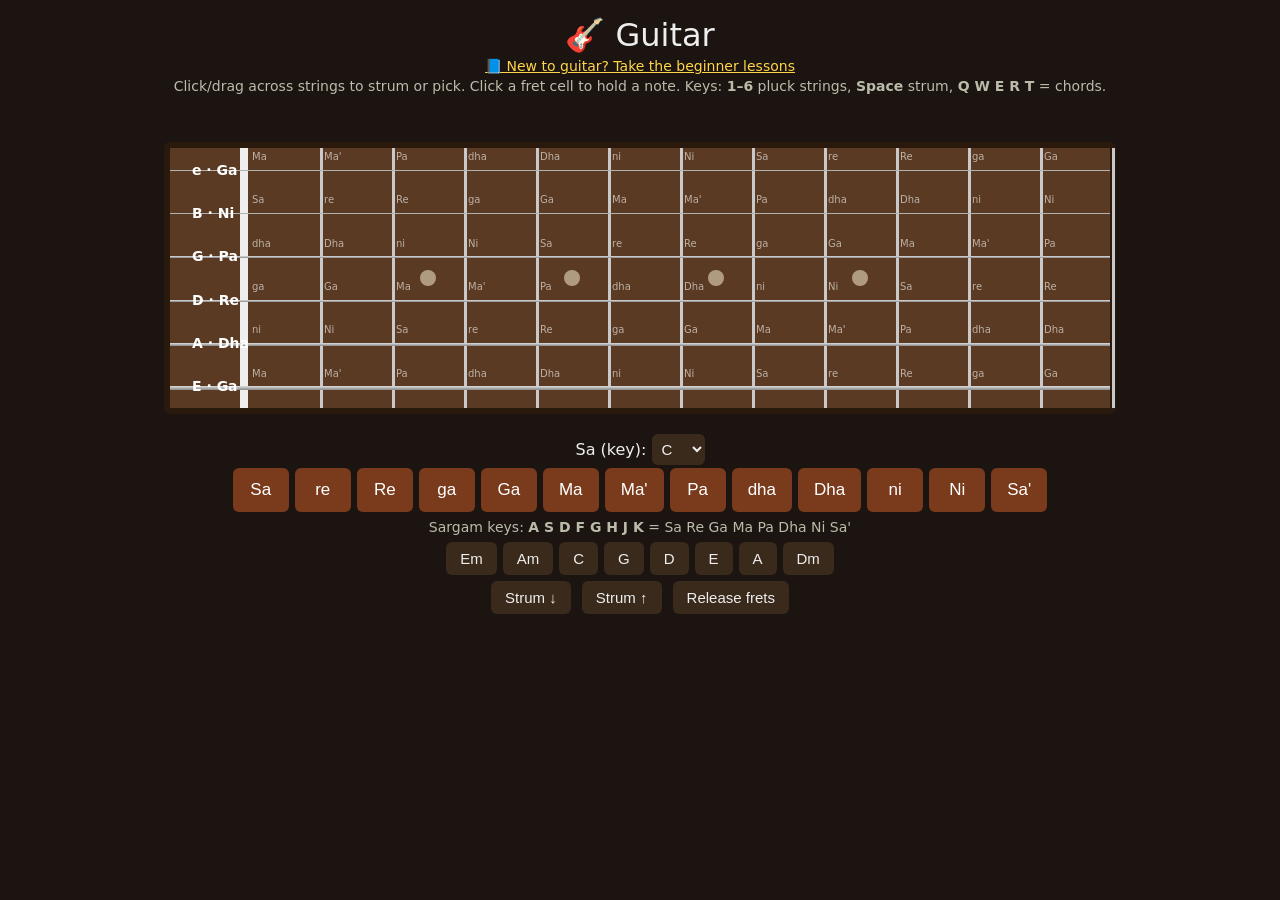
<file: index.html>
<!DOCTYPE html>
<html lang="en">
<head>
<meta charset="utf-8">
<title>Guitar</title>
<meta name="viewport" content="width=device-width, initial-scale=1">
<style>
  body { margin: 0; background: #1b1410; color: #eee; font-family: system-ui, sans-serif; text-align: center; }
  h1 { margin: 16px 0 4px; font-weight: 500; }
  p { margin: 4px; color: #bba; font-size: 14px; }
  #board { position: relative; margin: 20px auto; width: 940px; height: 260px; background: #5a3a22;
           border: 6px solid #2a1a0e; border-radius: 6px; user-select: none; touch-action: none; }
  .fret { position: absolute; top: 0; bottom: 0; width: 3px; background: #c9c9c9; }
  .nut { position: absolute; top: 0; bottom: 0; left: 70px; width: 8px; background: #eee; }
  .dot { position: absolute; width: 16px; height: 16px; border-radius: 50%; background: #e8dcc0; opacity: .6; top: 122px; }
  .string { position: absolute; left: 0; right: 0; cursor: pointer; }
  .string i { position: absolute; left: 0; right: 0; top: 50%; background: linear-gradient(#ddd, #888); }
  .string.on i { background: #ffd54a; box-shadow: 0 0 8px #ffd54a; }
  .string b { position: absolute; left: 22px; top: 50%; transform: translateY(-50%); font-size: 14px; color: #fff; pointer-events: none; }
  .cell { position: absolute; top: 0; height: 100%; }
  .cell:hover { background: rgba(255,255,255,.12); }
  .cell.lit { background: rgba(255,213,74,.7); box-shadow: inset 0 0 10px #ffd54a; }
  .cell.held { background: rgba(255,213,74,.35); }
  #chords button, #ctl button { margin: 3px; padding: 8px 14px; border: 0; border-radius: 6px; background: #3a2a1c; color: #eee; cursor: pointer; font-size: 15px; }
  #chords button:hover, #ctl button:hover { background: #5a4028; }
  #note { height: 24px; color: #ffd54a; font-size: 18px; }
  .cell span { position: absolute; left: 4px; top: 3px; font-size: 10px; color: rgba(255,255,255,.6); pointer-events: none; }
  #sargam button { margin: 3px; padding: 12px 16px; border: 0; border-radius: 6px; background: #7a3b1d; color: #fff; cursor: pointer; font-size: 17px; min-width: 56px; }
  #sargam button:hover, #sargam button.on { background: #d9822b; }
  #sargam button small { display: block; font-size: 10px; opacity: .7; }
  select { padding: 6px; border-radius: 6px; background: #3a2a1c; color: #eee; border: 0; font-size: 15px; }
</style>
</head>
<body>
<h1>🎸 Guitar</h1>
<p><a href="learn/index.html" style="color:#ffd54a">📘 New to guitar? Take the beginner lessons</a></p>
<p>Click/drag across strings to strum or pick. Click a fret cell to hold a note. Keys: <b>1–6</b> pluck strings, <b>Space</b> strum, <b>Q W E R T</b> = chords.</p>
<div id="note"></div>
<div id="board"></div>
<div><label>Sa (key): <select id="sa"></select></label></div>
<div id="sargam"></div>
<p>Sargam keys: <b>A S D F G H J K</b> = Sa Re Ga Ma Pa Dha Ni Sa'</p>
<div id="chords"></div>
<div id="ctl">
  <button id="strumDown">Strum ↓</button>
  <button id="strumUp">Strum ↑</button>
  <button id="clear">Release frets</button>
</div>
<script>
const ac = new (window.AudioContext || window.webkitAudioContext)();
const OPEN = [64, 59, 55, 50, 45, 40];           // high e → low E (MIDI)
const NAMES = ['e', 'B', 'G', 'D', 'A', 'E'];
const NOTE = ['C','C#','D','D#','E','F','F#','G','G#','A','A#','B'];
const FRETS = 12, NUT_X = 78, FRET_W = 72, STR_H = 260 / 6;
const frets = [0,0,0,0,0,0];                     // currently held fret per string
const CHORDS = {                                 // low E → high e fret, -1 = muted
  Em: [0,2,2,0,0,0], Am: [-1,0,2,2,1,0], C: [-1,3,2,0,1,0], G: [3,2,0,0,0,3],
  D: [-1,-1,0,2,3,2], E: [0,2,2,1,0,0], A: [-1,0,2,2,2,0], Dm: [-1,-1,0,2,3,1]
};
const CHORD_KEYS = { q:'Em', w:'Am', e:'C', r:'G', t:'D' };

const board = document.getElementById('board');
const strEls = [], cellEls = [];
const nut = Object.assign(document.createElement('div'), { className: 'nut' });
board.appendChild(nut);
for (let f = 1; f <= FRETS; f++) {
  const d = document.createElement('div');
  d.className = 'fret'; d.style.left = NUT_X + f * FRET_W + 'px';
  board.appendChild(d);
}
[3,5,7,9].forEach(f => {
  const d = document.createElement('div'); d.className = 'dot';
  d.style.left = NUT_X + (f - .5) * FRET_W - 8 + 'px'; board.appendChild(d);
});
for (let s = 0; s < 6; s++) {
  cellEls[s] = [];
  for (let f = 1; f <= FRETS; f++) {
    const c = document.createElement('div');
    c.className = 'cell';
    c.style.left = NUT_X + (f - 1) * FRET_W + 'px'; c.style.width = FRET_W + 'px';
    c.style.top = s * STR_H + 'px'; c.style.height = STR_H + 'px';
    c.onmousedown = e => { e.stopPropagation(); toggleFret(s, f); pluck(s); };
    c.innerHTML = '<span></span>';
    board.appendChild(c); cellEls[s][f] = c;
  }
  const el = document.createElement('div');
  el.className = 'string'; el.style.top = s * STR_H + 'px'; el.style.height = STR_H + 'px';
  el.innerHTML = `<i style="height:${1 + s * .5}px"></i><b>${NAMES[s]}</b>`;
  el.style.pointerEvents = 'none';
  board.appendChild(el); strEls[s] = el;
}

function toggleFret(s, f) { frets[s] = frets[s] === f ? 0 : f; refresh(); }
function refresh() {
  cellEls.forEach((row, s) => row.forEach((c, f) => c.classList.toggle('held', frets[s] === f)));
}

// ---- Sargam ----
const SARGAM = ['Sa','re','Re','ga','Ga','Ma',"Ma'",'Pa','dha','Dha','ni','Ni'];
let saPc = 0;                                     // pitch class of Sa (0 = C)
const sargamOf = m => SARGAM[(((m - saPc) % 12) + 12) % 12];
const saSel = document.getElementById('sa');
NOTE.forEach((n, i) => saSel.add(new Option(n, i)));
saSel.onchange = () => { saPc = +saSel.value; labelFrets(); };
function labelFrets() {
  cellEls.forEach((row, s) => row.forEach((c, f) => c.firstChild.textContent = sargamOf(OPEN[s] + f)));
  strEls.forEach((el, s) => el.querySelector('b').textContent = NAMES[s] + ' · ' + sargamOf(OPEN[s]));
}
const sargamDiv = document.getElementById('sargam');
const sargamBtns = SARGAM.map((n, i) => {
  const b = document.createElement('button');
  b.innerHTML = n + '<small>' + (i + 1) + '</small>'; b.querySelector('small').textContent = '';
  b.onmousedown = () => playMidi(60 + saPc + i, 0, true);
  sargamDiv.appendChild(b); return b;
});
{
  const b = document.createElement('button');
  b.textContent = "Sa'"; b.onmousedown = () => playMidi(72 + saPc, 0, true);
  sargamDiv.appendChild(b);
}
const SARGAM_KEYS ={ a: 0, s: 2, d: 4, f: 5, g: 7, h: 9, j: 11, k: 12 };

// ---- Audio chain: body resonances -> compressor -> out, plus light room reverb ----
const input = ac.createGain();
let tail = input;
[[100, 5, 1.2], [230, 4, 1.5], [1100, -2, 1], [2800, 3, 1]].forEach(([f, gain, q]) => {
  const biq = ac.createBiquadFilter(); biq.type = 'peaking'; biq.frequency.value = f; biq.gain.value = gain; biq.Q.value = q;
  tail.connect(biq); tail = biq;
});
const comp = ac.createDynamicsCompressor(); comp.threshold.value = -18; comp.ratio.value = 3;
tail.connect(comp); comp.connect(ac.destination);
const verb = ac.createConvolver();
{
  const len = ac.sampleRate * 1.8, ir = ac.createBuffer(2, len, ac.sampleRate);
  for (let c = 0; c < 2; c++) {
    const d = ir.getChannelData(c);
    for (let i = 0; i < len; i++) d[i] = (Math.random() * 2 - 1) * Math.pow(1 - i / len, 3);
  }
  verb.buffer = ir;
}
const wet = ac.createGain(); wet.gain.value = .22;
tail.connect(verb); verb.connect(wet); wet.connect(ac.destination);

// Karplus-Strong with fractional-delay tuning, pick-position comb and per-pitch decay
function synth(freq, vel = 1) {
  const sr = ac.sampleRate, dur = 4;
  const D = sr / freq - 0.5, N = Math.floor(D), fr = D - N, a = (1 - fr) / (1 + fr);
  const ring = new Float32Array(N);
  const noise = new Float32Array(N);
  let sm = 0;
  for (let i = 0; i < N; i++) { sm += 0.55 * ((Math.random() * 2 - 1) - sm); noise[i] = sm; }   // softened pick noise
  const off = Math.max(1, Math.round(N * 0.17));
  for (let i = 0; i < N; i++) ring[i] = (noise[i] - noise[(i + off) % N]) * vel;               // pick position
  const g = Math.pow(0.001, 1 / (freq * 3.2));
  const buf = ac.createBuffer(1, sr * dur, sr), out = buf.getChannelData(0);
  let p = 0, prev = 0, ax = 0, ay = 0;
  for (let i = 0; i < out.length; i++) {
    const s = ring[p];
    const lp = 0.5 * (s + prev); prev = s;
    const y = a * lp + ax - a * ay; ax = lp; ay = y;
    ring[p] = y * g;
    p = (p + 1) % N;
    out[i] = y;
  }
  let peak = 0; for (let i = 0; i < 20000; i++) peak = Math.max(peak, Math.abs(out[i]));
  const k = 0.7 / (peak || 1);
  for (let i = 0; i < out.length; i++) out[i] *= k;
  return buf;
}
const cache = new Map();
function lightNote(midi) {
  OPEN.forEach((open, s) => {
    const f = midi - open;
    if (f < 0 || f > FRETS) return;
    if (f === 0) { flash(s, 0); return; }
    const c = cellEls[s][f];
    c.classList.add('lit');
    setTimeout(() => c.classList.remove('lit'), 600);
  });
}
function playMidi(midi, when = 0, light = false) {
  if (light) lightNote(midi);
  if (ac.state === 'suspended') ac.resume();
  const freq = 440 * Math.pow(2, (midi - 69) / 12);
  const vel = 0.85 + Math.random() * 0.15;
  const src = ac.createBufferSource(); src.buffer = synth(freq, vel);
  const env = ac.createGain(), t = ac.currentTime + when;
  env.gain.setValueAtTime(1, t); env.gain.setTargetAtTime(0.0001, t + 3, 0.4);
  src.connect(env).connect(input); src.start(t);
  const label = NOTE[midi % 12] + (Math.floor(midi / 12) - 1) + ' — ' + sargamOf(midi);
  setTimeout(() => document.getElementById('note').textContent = label, when * 1000);
}
function pluck(s, when = 0) {
  playMidi(OPEN[s] + frets[s], when);
  flash(s, when);
}
function flash(s, when) {
  setTimeout(() => { strEls[s].classList.add('on'); setTimeout(() => strEls[s].classList.remove('on'), 150); }, when * 1000);
}

function strum(down = true, gap = .04) {
  const order = [5,4,3,2,1,0]; if (!down) order.reverse();
  let t = 0;
  order.forEach(s => { if (frets[s] >= 0) { pluck(s, t); t += gap; } });
}

function setChord(name) {
  const c = CHORDS[name];                         // low E → high e
  for (let i = 0; i < 6; i++) frets[5 - i] = c[i];
  refresh(); strum(true);
}

// Drag across strings to pick them
let dragging = false, lastS = -1;
function stringAt(e) {
  const r = board.getBoundingClientRect();
  return Math.min(5, Math.max(0, Math.floor((e.clientY - r.top - 6) / STR_H)));
}
board.addEventListener('mousedown', e => { dragging = true; lastS = stringAt(e); pluck(lastS); });
window.addEventListener('mouseup', () => dragging = false);
board.addEventListener('mousemove', e => {
  if (!dragging) return;
  const s = stringAt(e); if (s !== lastS) { lastS = s; pluck(s); }
});

// Buttons
const chordsDiv = document.getElementById('chords');
Object.keys(CHORDS).forEach(n => {
  const b = document.createElement('button'); b.textContent = n; b.onclick = () => setChord(n); chordsDiv.appendChild(b);
});
document.getElementById('strumDown').onclick = () => strum(true);
document.getElementById('strumUp').onclick = () => strum(false);
document.getElementById('clear').onclick = () => { frets.fill(0); refresh(); };

labelFrets();

// Keyboard
addEventListener('keydown', e => {
  if (e.repeat) return;
  const k = e.key.toLowerCase();
  if (k in SARGAM_KEYS) { playMidi(60 + saPc + SARGAM_KEYS[k] + (e.shiftKey ? -1 : 0), 0, true); return; }
  if (e.key >= '1' && e.key <= '6') pluck(+e.key - 1);
  else if (e.code === 'Space') { e.preventDefault(); strum(!e.shiftKey); }
  else if (CHORD_KEYS[e.key.toLowerCase()]) setChord(CHORD_KEYS[e.key.toLowerCase()]);
});
</script>
</body>
</html>
</file>
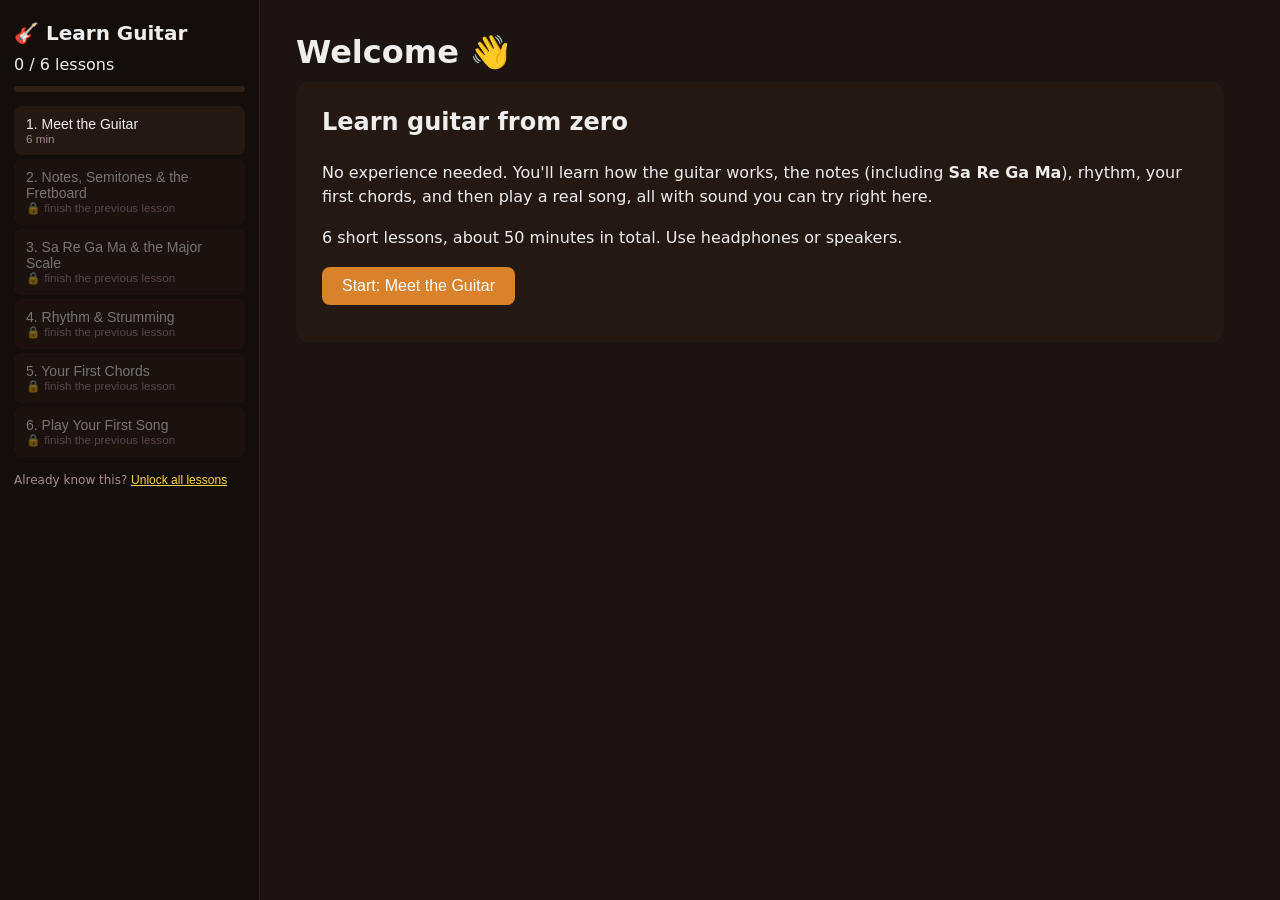
<file: learn/index.html>
<!DOCTYPE html>
<html lang="en">
<head>
<meta charset="utf-8">
<title>Learn Guitar</title>
<meta name="viewport" content="width=device-width, initial-scale=1">
<link rel="stylesheet" href="style.css">
</head>
<body>
<div id="app">
  <nav id="side"></nav>
  <main id="main"></main>
</div>
<script src="engine.js"></script>
<script src="lessons/01-meet-the-guitar.js"></script>
<script src="lessons/02-notes-and-frets.js"></script>
<script src="lessons/03-sargam-scale.js"></script>
<script src="lessons/04-rhythm-strumming.js"></script>
<script src="lessons/05-first-chords.js"></script>
<script src="lessons/06-first-song.js"></script>
<script src="app.js"></script>
</body>
</html>
</file>
<file: learn/style.css>
* { box-sizing: border-box; }
body { margin: 0; background: #1b1410; color: #eee; font-family: system-ui, sans-serif; line-height: 1.55; }
a { color: #ffd54a; }
#app { display: grid; grid-template-columns: 260px 1fr; min-height: 100vh; }
#side { background: #140e0a; padding: 18px 14px; border-right: 1px solid #2e2118; }
#side h2 { margin: 0 0 4px; font-size: 20px; }
#side .bar { height: 6px; background: #2e2118; border-radius: 3px; margin: 8px 0 14px; overflow: hidden; }
#side .bar i { display: block; height: 100%; background: #ffd54a; }
.lesson-item { display: block; width: 100%; text-align: left; padding: 10px 12px; margin: 4px 0; border: 0; border-radius: 8px;
  background: #241912; color: #eee; cursor: pointer; font-size: 14px; }
.lesson-item small { display: block; color: #a89; }
.lesson-item.cur { background: #5a3a22; }
.lesson-item.done::after { content: " ✓"; color: #7ddc7d; }
.lesson-item.locked { opacity: .45; cursor: not-allowed; }
#side .tiny { font-size: 12px; color: #a89; margin-top: 14px; }
#side .tiny button { background: none; border: 0; color: #ffd54a; cursor: pointer; padding: 0; text-decoration: underline; font-size: 12px; }
#main { padding: 28px 36px 60px; max-width: 1000px; }
#main h1 { margin: 0 0 4px; }
.crumb { color: #a89; font-size: 13px; margin-bottom: 8px; }
.stepbar { display: flex; gap: 6px; margin: 10px 0 18px; }
.stepbar i { flex: 1; height: 5px; border-radius: 3px; background: #2e2118; }
.stepbar i.on { background: #8a5a30; } .stepbar i.done { background: #ffd54a; }
#stage { background: #241912; border-radius: 12px; padding: 22px 26px; min-height: 260px; }
#stage h2 { margin-top: 0; }
#stage .tip { background: #2e2118; border-left: 4px solid #ffd54a; padding: 8px 12px; border-radius: 4px; margin: 12px 0; }
#stage .task { background: #1c2a1c; border-left: 4px solid #7ddc7d; padding: 8px 12px; border-radius: 4px; margin: 12px 0; }
#nav { display: flex; justify-content: space-between; margin-top: 18px; }
.btn { padding: 10px 20px; border: 0; border-radius: 8px; background: #d9822b; color: #fff; font-size: 16px; cursor: pointer; }
.btn:hover { background: #eb9540; } .btn.ghost { background: #3a2a1c; }
.btn:disabled { opacity: .35; cursor: not-allowed; }
.pill { display: inline-block; padding: 8px 14px; margin: 4px; border: 0; border-radius: 6px; background: #3a2a1c; color: #eee; cursor: pointer; font-size: 15px; }
.pill:hover { background: #5a4028; } .pill.on { background: #d9822b; }
.status { color: #7ddc7d; min-height: 24px; font-weight: 600; margin: 8px 0; }
.q { margin: 14px 0; } .q .opt { display: block; width: 100%; text-align: left; margin: 5px 0; padding: 9px 12px; border: 0; border-radius: 6px; background: #3a2a1c; color: #eee; cursor: pointer; font-size: 15px; }
.q .opt.ok { background: #2d6a2d; } .q .opt.bad { background: #7a2a2a; }
.q .why { color: #bba; font-size: 14px; margin-top: 4px; }

/* fretboard */
.fb-scroll { overflow-x: auto; padding: 6px 0 10px; }
.fb { position: relative; background: #5a3a22; border: 4px solid #2a1a0e; border-radius: 6px; user-select: none; touch-action: none; margin: 0; }
.fb-nut { position: absolute; top: 0; bottom: 0; width: 8px; background: #eee; }
.fb-fret { position: absolute; top: 0; bottom: 0; width: 2px; background: #c9c9c9; }
.fb-dot { position: absolute; width: 14px; height: 14px; border-radius: 50%; background: #e8dcc0; opacity: .55; }
.fb-string { position: absolute; left: 0; right: 0; background: linear-gradient(#ddd, #888); pointer-events: none; }
.fb-string.on { background: #ffd54a; box-shadow: 0 0 8px #ffd54a; }
.fb-cell { position: absolute; cursor: pointer; display: flex; align-items: center; justify-content: center; }
.fb-cell:hover { background: rgba(255,255,255,.12); }
.fb-cell .lab { position: absolute; left: 4px; top: 2px; font-size: 10px; color: rgba(255,255,255,.7); pointer-events: none; }
.fb-cell.open .lab { font-size: 13px; left: 24px; top: 50%; transform: translateY(-50%); color: #fff; font-weight: 600; }
.fb-cell .mk { position: relative; z-index: 2; font-size: 20px; color: #ffd54a; text-shadow: 0 0 4px #000; pointer-events: none; }
.fb-cell.hl { box-shadow: inset 0 0 12px rgba(255,255,255,.4); }
.fb-cell.hl-gold { background: rgba(255,213,74,.55); } .fb-cell.hl-green { background: rgba(110,220,110,.5); }
.fb-cell.hl-blue { background: rgba(90,160,255,.5); } .fb-cell.hl-red { background: rgba(255,90,90,.5); }

/* beat dots for rhythm lessons */
.beats { display: flex; gap: 10px; margin: 12px 0; }
.beats i { width: 38px; height: 38px; border-radius: 50%; background: #3a2a1c; display: flex; align-items: center; justify-content: center; font-style: normal; font-weight: 700; }
.beats i.on { background: #ffd54a; color: #222; }

@media (max-width: 800px) { #app { grid-template-columns: 1fr; } #side { border-right: 0; } #main { padding: 18px; } }
</file>
